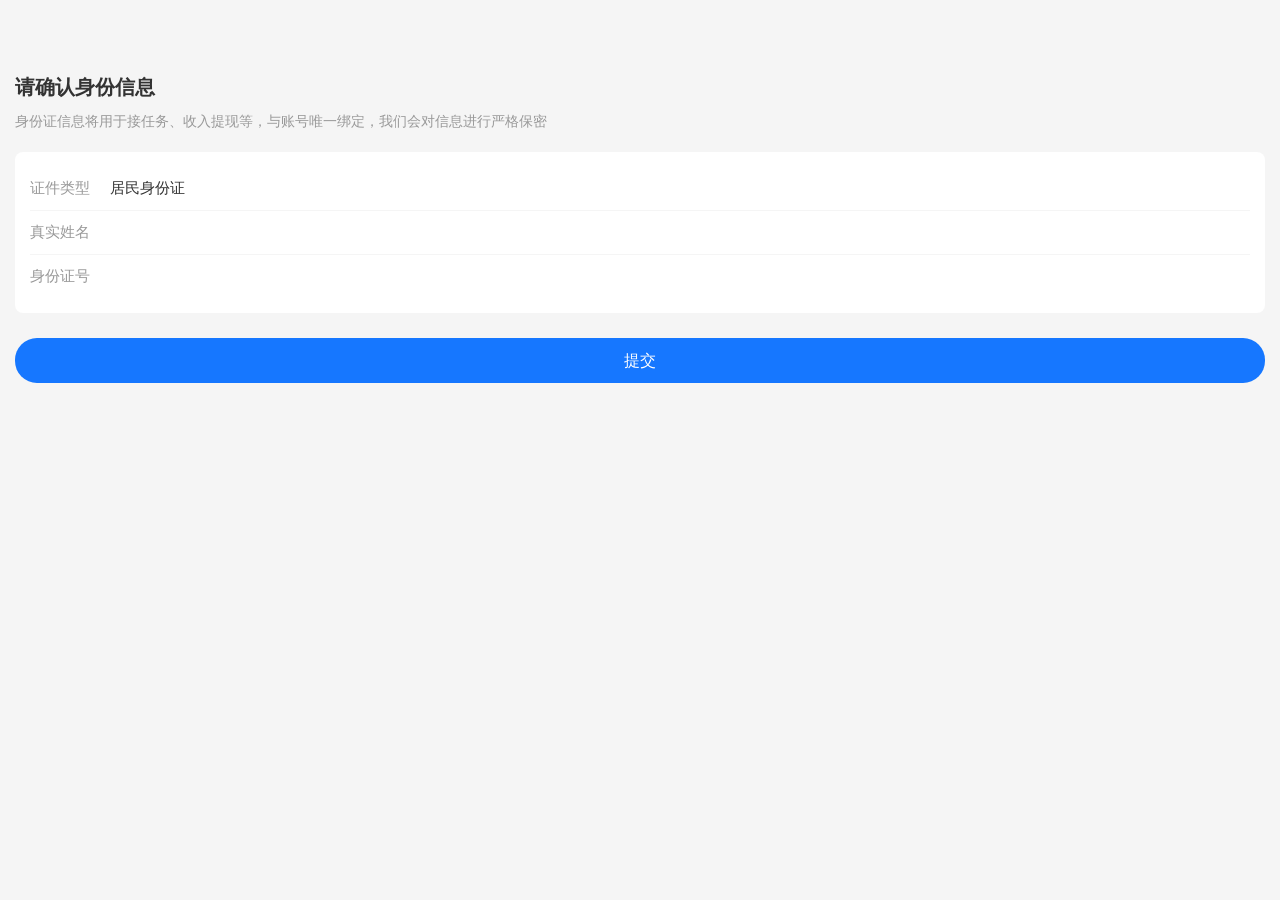
<file: index.html>
<!DOCTYPE HTML>
<html lang="en">
	<head>
		<meta charset="utf-8">
		<meta name="viewport" content="width=device-width, initial-scale=1">
		<title>身份信息确认</title>
		<!--   引入该JS，全局注入getMetaInfo方法   -->
		<script type="text/javascript" src="https://o.alicdn.com/yd-cloudauth/cloudauth-cdn/jsvm_all.js"></script>
		<style>
			* {
				margin: 0;
				padding: 0;
				box-sizing: border-box;
				font-family: -apple-system, BlinkMacSystemFont, "PingFang SC", "Helvetica Neue", sans-serif;
			}

			body {
				background-color: #f5f5f5;
				padding-top: 44px;
				/* 适配顶部导航栏高度 */
			}

			/* 页面容器 */
			.container {
				padding: 30px 15px;
			}

			/* 标题 */
			.title {
				font-size: 20px;
				font-weight: bold;
				color: #333;
				margin-bottom: 10px;
			}

			/* 说明文字 */
			.desc {
				font-size: 14px;
				color: #999;
				margin-bottom: 20px;
				line-height: 1.5;
			}

			/* 信息卡片 */
			.info-card {
				background-color: #fff;
				border-radius: 8px;
				padding: 15px;
				margin-bottom: 25px;
			}

			.info-item {
				display: flex;
				padding: 12px 0;
				border-bottom: 1px solid #f5f5f5;
			}

			.info-item:last-child {
				border-bottom: none;
			}

			.info-label {
				width: 80px;
				font-size: 15px;
				color: #999;
			}

			.info-value {
				font-size: 15px;
				color: #333;
				flex: 1;
			}

			/* 提交按钮 */
			.submit-btn {
				display: block;
				width: 100%;
				height: 45px;
				line-height: 45px;
				text-align: center;
				background-color: #1677ff;
				color: #fff;
				border: none;
				border-radius: 22px;
				font-size: 16px;
				cursor: pointer;
			}
		</style>
	</head>
	<body>
		<!-- 页面内容容器 -->
		<div class="container">
			<h1 class="title">请确认身份信息</h1>
			<p class="desc">身份证信息将用于接任务、收入提现等，与账号唯一绑定，我们会对信息进行严格保密</p>

			<!-- 信息卡片 -->
			<div class="info-card">
				<div class="info-item">
					<div class="info-label">证件类型</div>
					<div class="info-value">居民身份证</div>
				</div>
				<div class="info-item">
					<div class="info-label">真实姓名</div>
					<div class="info-value" id="userName"></div>
				</div>
				<div class="info-item">
					<div class="info-label">身份证号</div>
					<div class="info-value" id="userId"></div>
				</div>
			</div>

			<!-- 提交按钮 -->
			<button class="submit-btn" id="submitBtn">提交</button>
		</div>
		<script>
			let url = new URL(window.location.href);
			let token = url.searchParams.get('q')
			localStorage.setItem('token', token)

			// 获取用户信息
			const userName = document.getElementById('userName');
			const userId = document.getElementById('userId');
			fetch('https://worker-api.yougongdaodian.com/flex/api/v1/worker_info/workerInfo', {
					method: 'GET',
					headers: {
						"Content-Type": "application/json",
						token
					},
				})
				.then(response => response.json())
				.then(data => {
					console.log('data:', data)
					if (data.code == 200) {
						userName.textContent = data.data.name;
						userId.textContent = data.data.idCardNumber;
					} else {
						alert(data.message)
					}
				});

			// 在调用实人认证服务端发起认证请求时需要传入该MetaInfo值
			let MetaInfo = window.getMetaInfo();
			const metaInfoStr = JSON.stringify(MetaInfo);
			const requestBody = {
				metaInfo: metaInfoStr
			};
			// 请求认证业务接口获取CertifyUrl 
			const submitBtn = document.getElementById('submitBtn');
			submitBtn.addEventListener('click', async () => {
				fetch('https://worker-api.yougongdaodian.com/flex/api/v1/ali_cloud_auth/initFaceVerify', {
						method: 'POST',
						headers: {
							"Content-Type": "application/json",
							token
						},
						body: JSON.stringify(requestBody)
					})
					.then(response => response.json())
					.then(data => {
						console.log('data:', data)
						// 获取CertifyUrl后跳转至认证页面
						if (data.code == 200) {
							window.location.href = data.data;
						} else {
							alert('人脸识别加载失败, 请检查您的个人信息是否正确或联系客服')
						}
					});
			});
		</script>
	</body>
</html>
</file>
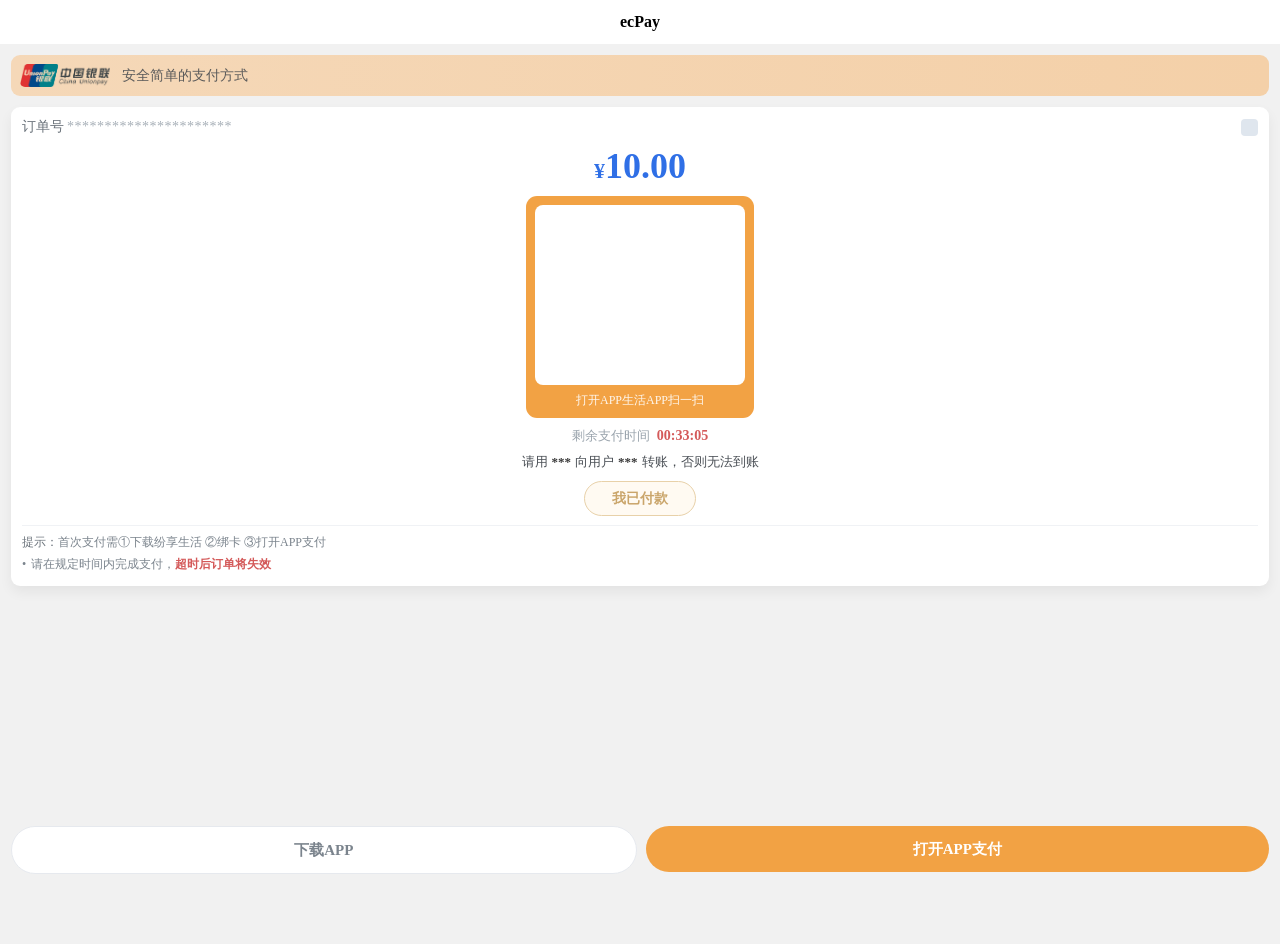
<file: web/index.html>
<!DOCTYPE html>
<html lang="zh-CN">
  <head>
    <link rel="stylesheet" href="./assets/uni.8fed4458.css">

    <meta charset="UTF-8" />
    <script>
      var coverSupport = 'CSS' in window && typeof CSS.supports === 'function' && (CSS.supports('top: env(a)') ||
        CSS.supports('top: constant(a)'))
      document.write(
        '<meta name="viewport" content="width=device-width, user-scalable=no, initial-scale=1.0, maximum-scale=1.0, minimum-scale=1.0' +
        (coverSupport ? ', viewport-fit=cover' : '') + '" />')
    </script>
    <title>pay-h5</title>
    <!--preload-links-->
    <!--app-context-->
    <script type="module" crossorigin src="./assets/index-DbEBecfP.js"></script>
    <link rel="stylesheet" crossorigin href="./assets/index-C7CChAY5.css">
  </head>
  <body>
    <div id="app"><!--app-html--></div>
  </body>
</html>
</file>
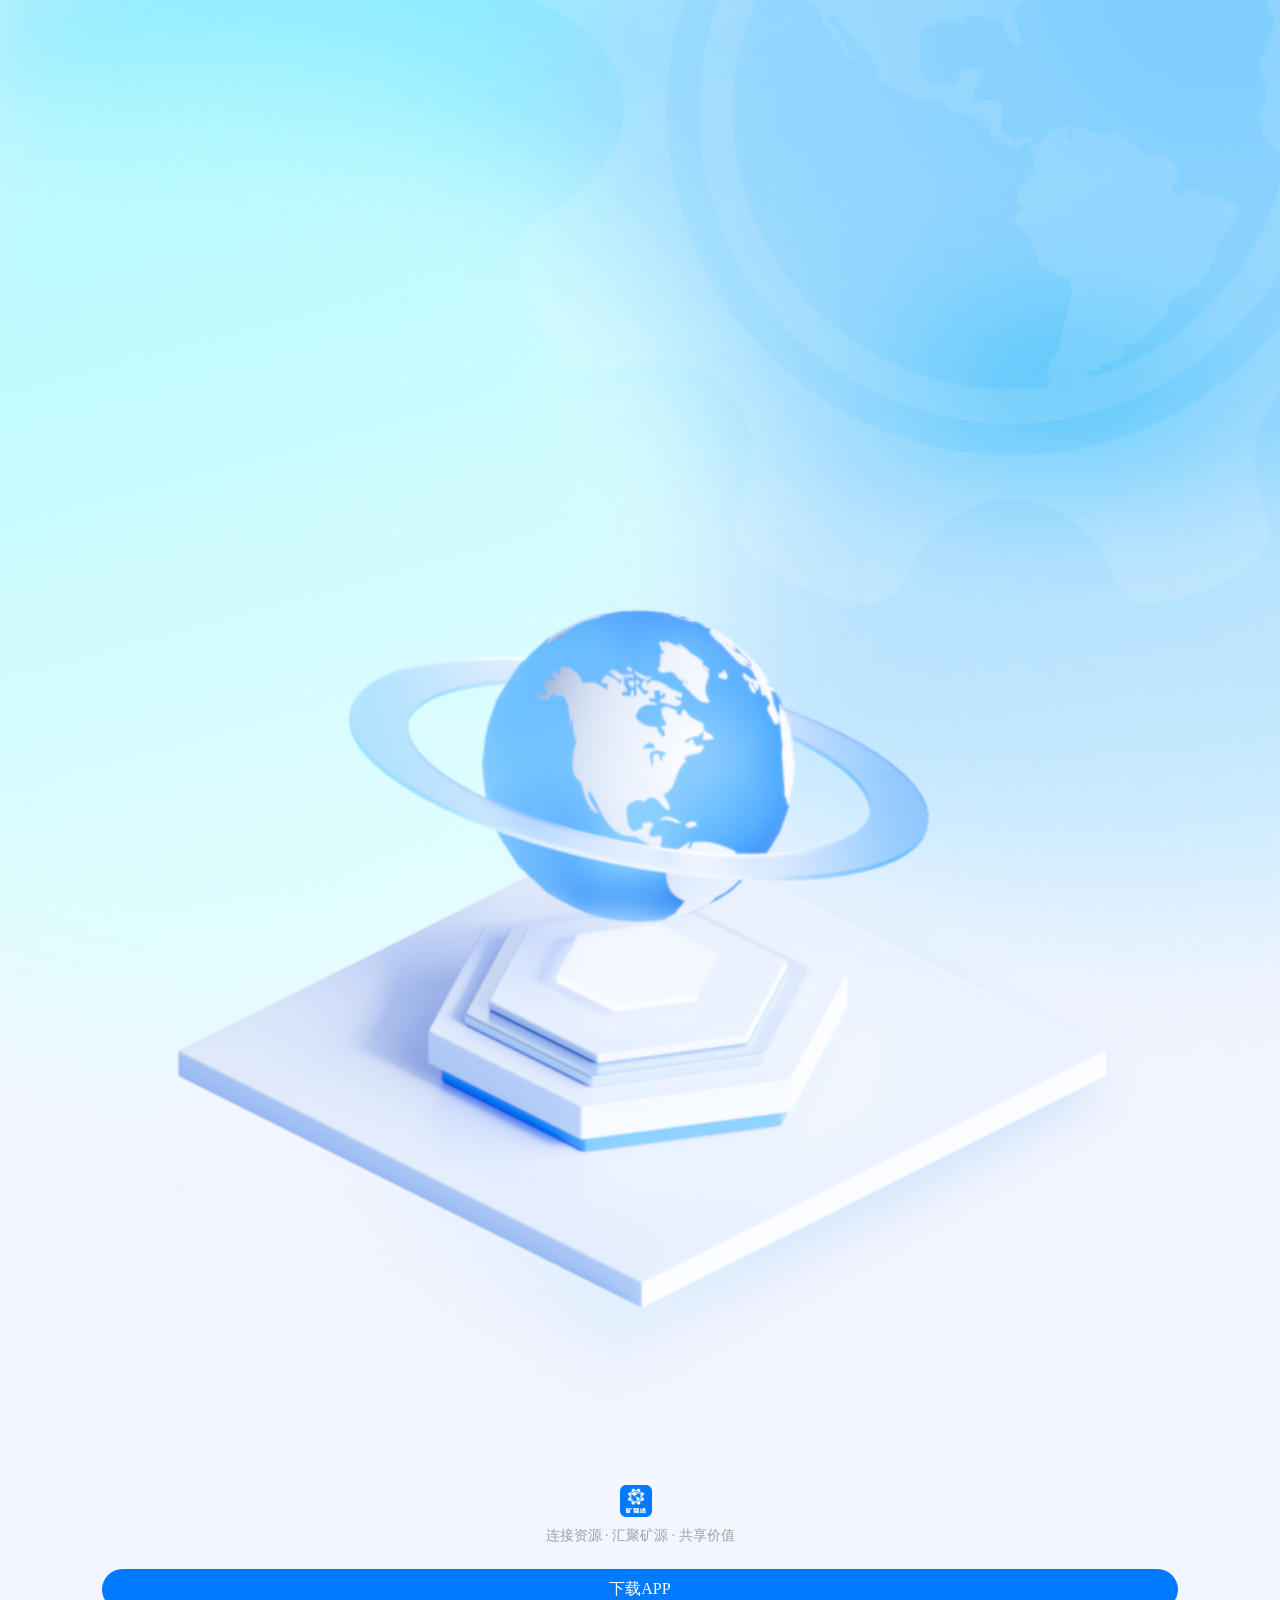
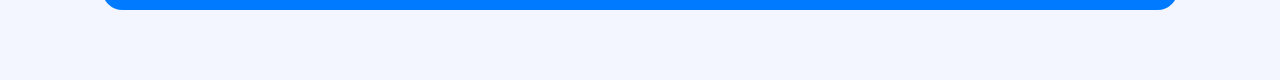
<file: index2.html>
<!DOCTYPE html>
<html lang="zh-CN">
	<head>
		<meta charset="UTF-8" />
		<meta name="viewport" content="width=device-width, initial-scale=1.0" />
		<title>一站式矿业平台</title>

		<style>
			/* 全局样式重置 */
			* {
				margin: 0;
				padding: 0;
				box-sizing: border-box;
			}

			body {
				background: #F3F5FF;
				height: 100vh;
			}

			.container {
				text-align: center;
				overflow: hidden;
				margin-top: -30px;
			}

			.earth-img {
				width: 100%;
				margin-bottom: 80px;
			}

			.logo-title {
				display: flex;
				align-items: center;
				justify-content: center;
				margin-bottom: 10px;
			}

			.logo-img {
				width: 32px;
				height: 32px;
				margin-right: 8px;
			}

			.app-title {
				font-size: 24px;
				font-weight: bold;
				color: #000;
			}

			.description {
				font-size: 14px;
				color: #A0A0A0;
			}

			/* 下载按钮 */
			.download-btn {
				display: inline-block;
				padding: 10px 48px;
				margin: 24px 8% 40px;
				width: 84%;
				background-color: #007BFF;
				color: #FFF;
				text-decoration: none;
				border-radius: 30px;
				font-size: 16px;
			}
		</style>
	</head>

	<body>
		<div class="container">
			<img class="earth-img" src="img/img-bg.png" />

			<div class="logo-title">
				<img class="logo-img" src="img/icon-logo.png" />
				<h1 class="app-title"></h1>
			</div>
			<p class="description">连接资源 · 汇聚矿源 · 共享价值</p>
			<a href="javascript:void(0)" id="downloadBtn" class="download-btn">
				下载APP
			</a>
		</div>

		<script>
			const downloadBtn = document.getElementById('downloadBtn');
			downloadBtn.addEventListener('click', function() {
				const device = detectDevice();
				const appScheme = 'speedyPaySDK';
				const packageName = 'com.speedypay.app';
				if (device.isAndroid) {
					// Android使用Intent方式
					const intentUrl = `intent://your_host#Intent;scheme=${appScheme};package=${packageName};end`;
					window.location.href = intentUrl;
					// setTimeout(() => {
					// 	if (!document.hidden) {
					// 		openAppStore();
					// 	}
					// }, 500);
				} else if (device.isIOS) {
					// 优先使用Universal Link
					window.location.href = '';
				}
			})

			function detectDevice() {
				const ua = navigator.userAgent.toLowerCase();
				return {
					isIOS: /iphone|ipad|ipod/.test(ua),
					isAndroid: /android/.test(ua),
					isHuawei: /huawei|honor/.test(ua),
					isXiaomi: /miui|redmi|xiaomi/.test(ua),
					isOppo: /oppo/.test(ua),
					isVivo: /vivo/.test(ua),
				};
			};

			function openAppStore() {
				const device = detectDevice();
				const packageName = 'com.kpw.kuangyid';
				const appId = '6745647769';
				if (device.isIOS) {
					window.location.href = `https://apps.apple.com/cn/app/id${appId}`;
				} else if (device.isHuawei) {
					window.location.href = `appmarket://details?id=${packageName}`;
				} else if (device.isXiaomi) {
					window.location.href = `mimarket://details?id=${packageName}`;
				} else if (device.isOppo) {
					window.location.href = `oppomarket://details?packagename=${packageName}`;
				} else if (device.isVivo) {
					window.location.href = `vivomarket://details?id=${packageName}`;
				} else if (device.isAndroid) {
					// 国内的应用宝
					window.location.href = `http://a.app.qq.com/o/simple.jsp?pkgname=${packageName}`;
				} else {
					// 未知设备跳转到应用宝
					window.location.href = `http://a.app.qq.com/o/simple.jsp?pkgname=${packageName}`;
				}
			};
		</script>
	</body>
</html>
</file>
<file: web/assets/uni.8fed4458.css>
uni-image{width:320px;height:240px;display:inline-block;overflow:hidden;position:relative}uni-image[hidden]{display:none}uni-image>div{width:100%;height:100%;background-repeat:no-repeat}uni-image>img{-webkit-touch-callout:none;-webkit-user-select:none;user-select:none;display:block;position:absolute;top:0;left:0;width:100%;height:100%;opacity:0}uni-image>.uni-image-will-change{will-change:transform}@keyframes once-show{0%{top:0}}uni-resize-sensor,uni-resize-sensor>div{position:absolute;left:0;top:0;right:0;bottom:0;overflow:hidden}uni-resize-sensor{display:block;z-index:-1;visibility:hidden;animation:once-show 1ms}uni-resize-sensor>div>div{position:absolute;left:0;top:0}uni-resize-sensor>div:first-child>div{width:100000px;height:100000px}uni-resize-sensor>div:last-child>div{width:200%;height:200%}uni-text[selectable]{cursor:auto;-webkit-user-select:text;user-select:text}uni-text{white-space:pre-line}uni-view{display:block}uni-view[hidden]{display:none}uni-toast{position:fixed;top:0;right:0;bottom:0;left:0;z-index:999;display:block;box-sizing:border-box;pointer-events:none;font-size:16px}.uni-sample-toast{position:fixed;z-index:999;top:50%;left:50%;transform:translate(-50%,-50%);text-align:center;max-width:80%}.uni-simple-toast__text{display:inline-block;vertical-align:middle;color:#fff;background-color:rgba(17,17,17,.7);padding:10px 20px;border-radius:5px;font-size:13px;text-align:center;max-width:100%;word-break:break-word;white-space:normal}uni-toast .uni-mask{pointer-events:auto}.uni-toast{position:fixed;z-index:999;width:8em;top:50%;left:50%;transform:translate(-50%,-50%);background:rgba(17,17,17,.7);text-align:center;border-radius:5px;color:#fff}.uni-toast *{box-sizing:border-box}.uni-toast__icon{margin:20px 0 0;width:38px!important;height:38px!important;vertical-align:baseline!important}.uni-icon_toast{margin:15px 0 0}.uni-icon_toast.uni-icon-success-no-circle:before{color:#fff;font-size:55px}.uni-icon_toast.uni-loading{margin:20px 0 0;width:38px;height:38px;vertical-align:baseline}.uni-toast__content{margin:0 0 15px}
</file>
<file: web/assets/index-C7CChAY5.css>
*{margin:0;-webkit-tap-highlight-color:transparent}html,body{-webkit-user-select:none;user-select:none;width:100%;height:100%}body{overflow-x:hidden;font-size:16px}uni-app,uni-page,uni-page-wrapper,uni-page-body{display:block;box-sizing:border-box;width:100%}uni-page-wrapper{position:relative}#app,uni-app,uni-page,uni-page-wrapper{height:100%}.uni-mask{position:fixed;z-index:999;top:0;right:0;left:0;bottom:0;background:rgba(0,0,0,.5)}.uni-fade-enter-active,.uni-fade-leave-active{transition-duration:.25s;transition-property:opacity;transition-timing-function:ease}.uni-fade-enter-from,.uni-fade-leave-active{opacity:0}.uni-loading,uni-button[loading]:before{background-color:transparent;background-image:url(data:image/svg+xml;base64,\ [base64]);background-repeat:no-repeat}.uni-loading{width:20px;height:20px;display:inline-block;vertical-align:middle;animation:uni-loading 1s steps(12,end) infinite;background-size:100%}@keyframes uni-loading{0%{transform:rotate3d(0,0,1,0)}to{transform:rotate3d(0,0,1,360deg)}}html{--primary-color: #007aff;--UI-BG: #fff;--UI-BG-1: #f7f7f7;--UI-BG-2: #fff;--UI-BG-3: #f7f7f7;--UI-BG-4: #4c4c4c;--UI-BG-5: #fff;--UI-FG: #000;--UI-FG-0: rgba(0, 0, 0, .9);--UI-FG-HALF: rgba(0, 0, 0, .9);--UI-FG-1: rgba(0, 0, 0, .5);--UI-FG-2: rgba(0, 0, 0, .3);--UI-FG-3: rgba(0, 0, 0, .1)}uni-page[data-type] uni-page-body{background-color:transparent}body:after{position:fixed;content:"";left:-1000px;top:-1000px;animation:shadow-preload .1s;animation-delay:3s}@keyframes shadow-preload{0%{background-image:url(https://cdn.dcloud.net.cn/img/shadow-grey.png)}to{background-image:url(https://cdn.dcloud.net.cn/img/shadow-grey.png)}}.uni-async-error{position:absolute;left:0;right:0;top:0;bottom:0;color:#999;padding:100px 10px;text-align:center}.uni-async-loading{box-sizing:border-box;width:100%;padding:50px;text-align:center}.uni-async-loading .uni-loading{width:30px;height:30px}uni-page-head{display:block;box-sizing:border-box}.uni-page-head{position:fixed;left:var(--window-left);right:var(--window-right);height:44px;height:calc(44px + constant(safe-area-inset-top));height:calc(44px + env(safe-area-inset-top));padding:7px 3px;padding-top:calc(7px + constant(safe-area-inset-top));padding-top:calc(7px + env(safe-area-inset-top));display:flex;overflow:hidden;justify-content:space-between;box-sizing:border-box;z-index:998;color:#fff;background-color:#000;transition-property:all}.uni-page-head *{box-sizing:border-box}.uni-page-head .uni-btn-icon{overflow:hidden;min-width:1em;font-style:normal}.uni-page-head-titlePenetrate,.uni-page-head-titlePenetrate .uni-page-head-bd,.uni-page-head-titlePenetrate .uni-page-head-bd *{pointer-events:none}.uni-page-head-titlePenetrate *{pointer-events:auto}.uni-page-head.uni-page-head-transparent .uni-page-head-ft>div{justify-content:center}.uni-page-head~.uni-placeholder{width:100%;height:44px;height:calc(44px + constant(safe-area-inset-top));height:calc(44px + env(safe-area-inset-top))}.uni-placeholder-titlePenetrate{pointer-events:none}.uni-page-head-hd{display:flex;align-items:center;font-size:16px}.uni-page-head-bd{position:absolute;left:70px;right:70px;min-width:0;-webkit-user-select:auto;user-select:auto}.uni-page-head-btn{position:relative;width:auto;margin:0 2px;word-break:keep-all;white-space:pre;cursor:pointer;font-size:0px}.uni-page-head-transparent .uni-page-head-btn{display:flex;align-items:center;width:32px;height:32px;border-radius:50%;background-color:rgba(0,0,0,.5)}.uni-page-head-btn-red-dot:after{content:attr(badge-text);position:absolute;right:0;top:0;background-color:red;color:#fff;width:18px;height:18px;line-height:18px;border-radius:18px;overflow:hidden;transform:scale(.5) translate(40%,-40%);transform-origin:100% 0}.uni-page-head-btn-red-dot[badge-text]:after{font-size:12px;width:auto;min-width:18px;max-width:42px;text-align:center;padding:0 3px;transform:scale(.7) translate(40%,-40%)}.uni-page-head-btn-select svg{vertical-align:middle;margin-left:2px;transform:rotate(270deg) scale(.8)}.uni-page-head-search{position:relative;display:flex;flex:1;margin:0 2px;line-height:30px;font-size:15px}.uni-page-head-search-input{width:100%;height:100%;padding-left:34px;text-align:left}.uni-page-head-search-input .uni-input-input:disabled{pointer-events:none}.uni-page-head-search-placeholder{position:absolute;max-width:100%;height:100%;padding-left:34px;overflow:hidden;word-break:keep-all;white-space:pre}.uni-page-head-search-placeholder-right{right:0}.uni-page-head-search-placeholder-center{left:50%;transform:translate(-50%)}.uni-page-head-search-icon{position:absolute;top:0;left:2px;width:30px;height:30px;display:flex;justify-content:center;align-items:center}.uni-page-head-ft{display:flex;align-items:center;flex-direction:row-reverse;font-size:13px}.uni-page-head__title{font-weight:700;font-size:16px;line-height:30px;text-align:center;overflow:hidden;white-space:nowrap;text-overflow:ellipsis}.uni-page-head__title .uni-loading{width:16px;height:16px;margin-top:-3px}.uni-page-head__title .uni-page-head__title_image{width:auto;height:26px;vertical-align:middle}.uni-page-head-shadow{overflow:visible}.uni-page-head-shadow:after{content:"";position:absolute;left:0;right:0;top:100%;height:5px;background-size:100% 100%}uni-page-head[uni-page-head-type=default]~uni-page-wrapper{height:calc(100% - 44px);height:calc(100% - 44px - constant(safe-area-inset-top));height:calc(100% - 44px - env(safe-area-inset-top))}.uni-page-head-shadow-grey:after{background-image:url(https://cdn.dcloud.net.cn/img/shadow-grey.png)}.uni-page-head-shadow-blue:after{background-image:url(https://cdn.dcloud.net.cn/img/shadow-blue.png)}.uni-page-head-shadow-green:after{background-image:url(https://cdn.dcloud.net.cn/img/shadow-green.png)}.uni-page-head-shadow-orange:after{background-image:url(https://cdn.dcloud.net.cn/img/shadow-orange.png)}.uni-page-head-shadow-red:after{background-image:url(https://cdn.dcloud.net.cn/img/shadow-red.png)}.uni-page-head-shadow-yellow:after{background-image:url(https://cdn.dcloud.net.cn/img/shadow-yellow.png)}
</file>
